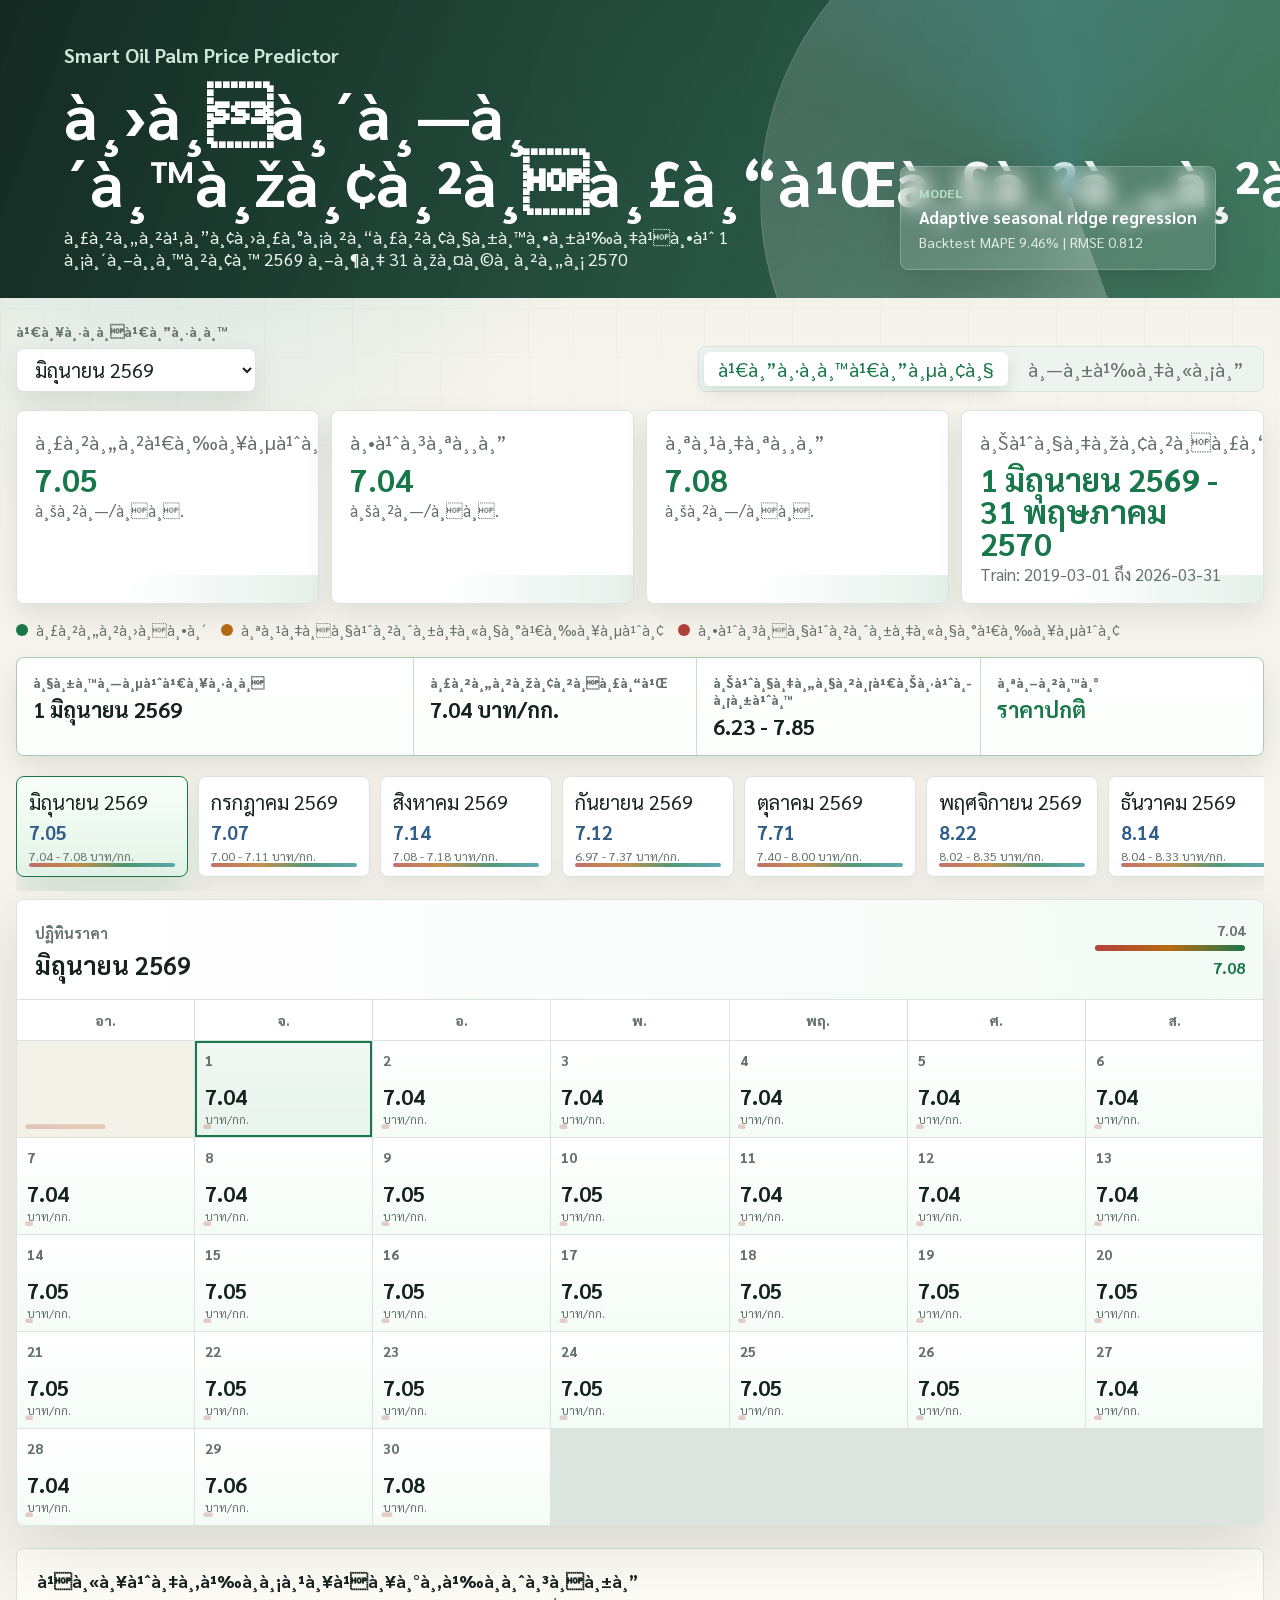
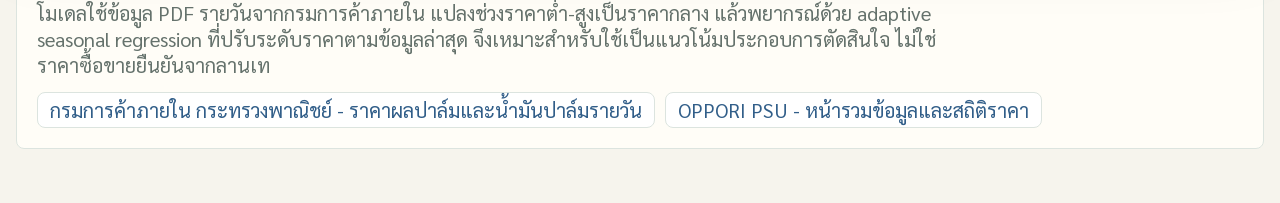
<file: index.html>
﻿<!doctype html>
<html lang="th">
  <head>
    <meta charset="utf-8" />
    <meta name="viewport" content="width=device-width, initial-scale=1" />
    <title>Smart Oil Palm Price Calendar</title>
    <link rel="stylesheet" href="styles.css" />
  </head>
  <body>
    <header class="app-header">
      <div class="brand-block">
        <p class="eyebrow">Smart Oil Palm Price Predictor</p>
        <h1>à¸›à¸à¸´à¸—à¸´à¸™à¸žà¸¢à¸²à¸à¸£à¸“à¹Œà¸£à¸²à¸„à¸²à¸›à¸²à¸¥à¹Œà¸¡à¸™à¹‰à¸³à¸¡à¸±à¸™</h1>
        <p class="subhead">
          à¸£à¸²à¸„à¸²à¹‚à¸”à¸¢à¸›à¸£à¸°à¸¡à¸²à¸“à¸£à¸²à¸¢à¸§à¸±à¸™à¸•à¸±à¹‰à¸‡à¹à¸•à¹ˆ 1 à¸¡à¸´à¸–à¸¸à¸™à¸²à¸¢à¸™ 2569 à¸–à¸¶à¸‡ 31 à¸žà¸¤à¸©à¸ à¸²à¸„à¸¡ 2570
        </p>
      </div>
      <div class="model-card" aria-live="polite">
        <span class="model-label">Model</span>
        <strong id="modelName">à¸à¸³à¸¥à¸±à¸‡à¹‚à¸«à¸¥à¸”</strong>
        <span id="modelMetric">à¸à¸³à¸¥à¸±à¸‡à¸­à¹ˆà¸²à¸™à¸‚à¹‰à¸­à¸¡à¸¹à¸¥</span>
      </div>
    </header>

    <main class="shell">
      <section class="toolbar" aria-label="à¸•à¸±à¸§à¸à¸£à¸­à¸‡à¹€à¸”à¸·à¸­à¸™">
        <div>
          <label for="monthSelect">à¹€à¸¥à¸·à¸­à¸à¹€à¸”à¸·à¸­à¸™</label>
          <select id="monthSelect"></select>
        </div>
        <div class="view-toggle" role="group" aria-label="à¸£à¸¹à¸›à¹à¸šà¸šà¸à¸²à¸£à¹à¸ªà¸”à¸‡à¸œà¸¥">
          <button class="toggle-button active" type="button" data-view="single">à¹€à¸”à¸·à¸­à¸™à¹€à¸”à¸µà¸¢à¸§</button>
          <button class="toggle-button" type="button" data-view="all">à¸—à¸±à¹‰à¸‡à¸«à¸¡à¸”</button>
        </div>
      </section>

      <section class="summary-grid" aria-label="à¸ªà¸£à¸¸à¸›à¹€à¸”à¸·à¸­à¸™à¸—à¸µà¹ˆà¹€à¸¥à¸·à¸­à¸">
        <article class="stat-panel">
          <span>à¸£à¸²à¸„à¸²à¹€à¸‰à¸¥à¸µà¹ˆà¸¢</span>
          <strong id="avgPrice">-</strong>
          <small>à¸šà¸²à¸—/à¸à¸.</small>
        </article>
        <article class="stat-panel">
          <span>à¸•à¹ˆà¸³à¸ªà¸¸à¸”</span>
          <strong id="minPrice">-</strong>
          <small>à¸šà¸²à¸—/à¸à¸.</small>
        </article>
        <article class="stat-panel">
          <span>à¸ªà¸¹à¸‡à¸ªà¸¸à¸”</span>
          <strong id="maxPrice">-</strong>
          <small>à¸šà¸²à¸—/à¸à¸.</small>
        </article>
        <article class="stat-panel">
          <span>à¸Šà¹ˆà¸§à¸‡à¸žà¸¢à¸²à¸à¸£à¸“à¹Œ</span>
          <strong id="forecastRange">-</strong>
          <small id="trainingRange">-</small>
        </article>
      </section>

      <section class="legend" aria-label="à¸„à¸³à¸­à¸˜à¸´à¸šà¸²à¸¢à¸ªà¸µ">
        <span><i class="dot stable"></i>à¸£à¸²à¸„à¸²à¸›à¸à¸•à¸´</span>
        <span><i class="dot high"></i>à¸ªà¸¹à¸‡à¸à¸§à¹ˆà¸²à¸ˆà¸±à¸‡à¸«à¸§à¸°à¹€à¸‰à¸¥à¸µà¹ˆà¸¢</span>
        <span><i class="dot low"></i>à¸•à¹ˆà¸³à¸à¸§à¹ˆà¸²à¸ˆà¸±à¸‡à¸«à¸§à¸°à¹€à¸‰à¸¥à¸µà¹ˆà¸¢</span>
      </section>

      <section id="dayInsight" class="day-insight" aria-live="polite">
        <div>
          <span class="insight-label">à¸§à¸±à¸™à¸—à¸µà¹ˆà¹€à¸¥à¸·à¸­à¸</span>
          <strong id="insightDate">à¹€à¸¥à¸·à¸­à¸à¸§à¸±à¸™à¸—à¸µà¹ˆà¸šà¸™à¸›à¸à¸´à¸—à¸´à¸™</strong>
        </div>
        <div>
          <span class="insight-label">à¸£à¸²à¸„à¸²à¸žà¸¢à¸²à¸à¸£à¸“à¹Œ</span>
          <strong id="insightPrice">-</strong>
        </div>
        <div>
          <span class="insight-label">à¸Šà¹ˆà¸§à¸‡à¸„à¸§à¸²à¸¡à¹€à¸Šà¸·à¹ˆà¸­à¸¡à¸±à¹ˆà¸™</span>
          <strong id="insightRange">-</strong>
        </div>
        <div>
          <span class="insight-label">à¸ªà¸–à¸²à¸™à¸°</span>
          <strong id="insightSignal">-</strong>
        </div>
      </section>

      <section id="calendarMount" class="calendar-mount" aria-live="polite"></section>

      <section class="source-panel">
        <h2>à¹à¸«à¸¥à¹ˆà¸‡à¸‚à¹‰à¸­à¸¡à¸¹à¸¥à¹à¸¥à¸°à¸‚à¹‰à¸­à¸ˆà¸³à¸à¸±à¸”</h2>
        <p id="sourceText"></p>
        <div id="sourceLinks" class="source-links"></div>
      </section>
    </main>

    <script src="predictions_2569_2570.js"></script>
    <script src="app.js"></script>
  </body>
</html>
</file>
<file: styles.css>
@import url("https://fonts.googleapis.com/css2?family=Sarabun:wght@300;400;500;600;700;800&display=swap");

:root {
  --ink: #15221d;
  --muted: #65726c;
  --paper: #f6f4ed;
  --panel: #ffffff;
  --line: #dce4df;
  --green: #19784b;
  --green-soft: #e3f3e8;
  --amber: #b56b13;
  --amber-soft: #fff0cf;
  --red: #b3403a;
  --red-soft: #ffe2dc;
  --blue: #315e89;
  --cyan: #2a8f9d;
  --shadow: 0 24px 70px rgba(25, 39, 33, 0.14);
  --soft-shadow: 0 12px 28px rgba(24, 48, 35, 0.1);
  --ease: cubic-bezier(0.2, 0.8, 0.2, 1);
  --font-main: "TH Sarabun New", "TH SarabunPSK", "Sarabun", "Angsana New", "Leelawadee UI", sans-serif;
}

* {
  box-sizing: border-box;
}

html,
body,
button,
input,
select,
textarea {
  font-family: var(--font-main) !important;
}

body * {
  font-family: inherit;
}

body {
  margin: 0;
  background:
    radial-gradient(circle at 14% 8%, rgba(42, 143, 157, 0.14), transparent 26rem),
    linear-gradient(180deg, rgba(25, 120, 75, 0.09), transparent 360px),
    var(--paper);
  color: var(--ink);
  font-size: 20px;
}

body::before {
  position: fixed;
  inset: 0;
  z-index: -1;
  background-image:
    linear-gradient(rgba(21, 34, 29, 0.035) 1px, transparent 1px),
    linear-gradient(90deg, rgba(21, 34, 29, 0.035) 1px, transparent 1px);
  background-size: 44px 44px;
  content: "";
  mask-image: linear-gradient(180deg, #000 0, transparent 70%);
}

button,
select {
  font: inherit;
}

.app-header {
  position: relative;
  display: grid;
  grid-template-columns: minmax(0, 1fr) auto;
  gap: 24px;
  align-items: end;
  min-height: 260px;
  padding: 42px clamp(18px, 5vw, 70px) 28px;
  background:
    linear-gradient(110deg, rgba(12, 34, 27, 0.96), rgba(21, 92, 63, 0.86)),
    repeating-linear-gradient(135deg, rgba(255, 255, 255, 0.08) 0 2px, transparent 2px 22px);
  color: #fff;
  overflow: hidden;
}

.app-header::after {
  position: absolute;
  right: -8vw;
  bottom: -210px;
  width: min(620px, 70vw);
  height: min(620px, 70vw);
  border: 1px solid rgba(255, 255, 255, 0.14);
  border-radius: 50%;
  background:
    linear-gradient(135deg, rgba(255, 255, 255, 0.18), transparent),
    conic-gradient(from 160deg, rgba(255, 255, 255, 0.22), transparent 36%, rgba(42, 143, 157, 0.25), transparent 72%);
  content: "";
  pointer-events: none;
}

.brand-block {
  max-width: 860px;
}

.eyebrow {
  margin: 0 0 12px;
  color: #cfe7d7;
  font-weight: 700;
  letter-spacing: 0;
}

h1,
h2,
p {
  margin-top: 0;
}

h1 {
  margin-bottom: 12px;
  font-size: clamp(2rem, 5vw, 4.6rem);
  line-height: 1.05;
  letter-spacing: 0;
}

.subhead {
  max-width: 700px;
  margin-bottom: 0;
  color: #edf7ef;
  font-size: 1.08rem;
}

.model-card {
  position: relative;
  display: grid;
  gap: 5px;
  min-width: 260px;
  padding: 18px;
  border: 1px solid rgba(255, 255, 255, 0.2);
  border-radius: 8px;
  background: rgba(255, 255, 255, 0.12);
  backdrop-filter: blur(10px);
  box-shadow: 0 20px 50px rgba(0, 0, 0, 0.18);
  animation: riseIn 700ms var(--ease) both;
}

.model-card strong {
  font-size: 1.05rem;
}

.model-card span:last-child {
  color: #d9e8df;
  font-size: 0.9rem;
}

.model-label {
  color: #a8dac0;
  font-size: 0.78rem;
  font-weight: 800;
  text-transform: uppercase;
}

.shell {
  width: min(1360px, calc(100% - 32px));
  margin: 0 auto;
  padding: 24px 0 54px;
}

.toolbar {
  display: flex;
  flex-wrap: wrap;
  gap: 16px;
  align-items: end;
  justify-content: space-between;
  margin-bottom: 18px;
  animation: riseIn 520ms var(--ease) both;
}

label {
  display: block;
  margin-bottom: 8px;
  color: var(--muted);
  font-size: 0.9rem;
  font-weight: 700;
}

select {
  min-width: 240px;
  height: 44px;
  padding: 0 14px;
  border: 1px solid var(--line);
  border-radius: 8px;
  background: var(--panel);
  color: var(--ink);
  box-shadow: var(--soft-shadow);
  transition:
    border-color 180ms var(--ease),
    box-shadow 180ms var(--ease),
    transform 180ms var(--ease);
}

select:focus {
  border-color: var(--green);
  box-shadow: 0 0 0 4px rgba(25, 120, 75, 0.14);
  outline: 0;
}

.view-toggle {
  display: flex;
  gap: 6px;
  padding: 5px;
  border: 1px solid var(--line);
  border-radius: 8px;
  background: #edf4ef;
}

.toggle-button {
  min-height: 34px;
  padding: 0 14px;
  border: 0;
  border-radius: 6px;
  background: transparent;
  color: var(--muted);
  cursor: pointer;
  transition:
    background 180ms var(--ease),
    color 180ms var(--ease),
    transform 180ms var(--ease);
}

.toggle-button:hover {
  transform: translateY(-1px);
}

.toggle-button.active {
  background: var(--panel);
  color: var(--green);
  box-shadow: 0 6px 16px rgba(35, 66, 48, 0.12);
}

.summary-grid {
  display: grid;
  grid-template-columns: repeat(4, minmax(0, 1fr));
  gap: 12px;
  margin-bottom: 16px;
}

.stat-panel {
  position: relative;
  padding: 18px;
  border: 1px solid var(--line);
  border-radius: 8px;
  background: var(--panel);
  box-shadow: var(--soft-shadow);
  overflow: hidden;
  animation: riseIn 600ms var(--ease) both;
}

.stat-panel::after {
  position: absolute;
  inset: auto -10% -42px 35%;
  height: 70px;
  border-radius: 999px;
  background: linear-gradient(90deg, transparent, rgba(25, 120, 75, 0.13));
  content: "";
}

.stat-panel span,
.stat-panel small {
  display: block;
  color: var(--muted);
}

.stat-panel strong {
  display: block;
  margin: 8px 0 4px;
  color: var(--green);
  font-size: clamp(1.35rem, 3vw, 2rem);
  line-height: 1;
}

.legend {
  display: flex;
  flex-wrap: wrap;
  gap: 14px;
  align-items: center;
  margin: 10px 0 18px;
  color: var(--muted);
  font-size: 0.92rem;
}

.legend span {
  display: inline-flex;
  gap: 8px;
  align-items: center;
}

.day-insight {
  display: grid;
  grid-template-columns: 1.4fr repeat(3, minmax(0, 1fr));
  gap: 1px;
  margin: 0 0 18px;
  border: 1px solid rgba(25, 120, 75, 0.2);
  border-radius: 8px;
  background: rgba(25, 120, 75, 0.18);
  box-shadow: var(--soft-shadow);
  overflow: hidden;
  animation: riseIn 700ms var(--ease) both;
}

.day-insight > div {
  min-width: 0;
  padding: 16px;
  background:
    linear-gradient(180deg, rgba(255, 255, 255, 0.96), rgba(251, 255, 251, 0.92)),
    var(--panel);
}

.insight-label {
  display: block;
  margin-bottom: 6px;
  color: var(--muted);
  font-size: 0.82rem;
  font-weight: 800;
}

.day-insight strong {
  display: block;
  color: var(--ink);
  font-size: clamp(1rem, 2vw, 1.35rem);
  line-height: 1.15;
  overflow-wrap: anywhere;
}

.signal-text.high {
  color: var(--amber);
}

.signal-text.low {
  color: var(--red);
}

.signal-text.stable {
  color: var(--green);
}

.dot {
  width: 12px;
  height: 12px;
  border-radius: 50%;
}

.dot.stable {
  background: var(--green);
}

.dot.high {
  background: var(--amber);
}

.dot.low {
  background: var(--red);
}

.month-rail {
  display: grid;
  grid-auto-columns: minmax(172px, 1fr);
  grid-auto-flow: column;
  gap: 10px;
  overflow-x: auto;
  padding: 2px 2px 14px;
  scroll-snap-type: x proximity;
  scrollbar-color: rgba(25, 120, 75, 0.45) transparent;
}

.month-chip {
  position: relative;
  display: grid;
  gap: 4px;
  min-height: 88px;
  padding: 12px;
  border: 1px solid var(--line);
  border-radius: 8px;
  background: var(--panel);
  color: var(--ink);
  text-align: left;
  cursor: pointer;
  scroll-snap-align: start;
  box-shadow: 0 6px 18px rgba(25, 39, 33, 0.07);
  transition:
    transform 220ms var(--ease),
    box-shadow 220ms var(--ease),
    border-color 220ms var(--ease),
    background 220ms var(--ease);
  overflow: hidden;
}

.month-chip::after {
  position: absolute;
  inset: auto 12px 9px;
  height: 4px;
  border-radius: 999px;
  background: linear-gradient(90deg, var(--red), var(--amber), var(--green), var(--cyan));
  content: "";
  opacity: 0.75;
}

.month-chip:hover {
  border-color: rgba(25, 120, 75, 0.42);
  box-shadow: 0 12px 26px rgba(25, 39, 33, 0.12);
}

.month-chip strong {
  color: var(--blue);
  font-size: 1.2rem;
}

.month-chip small {
  color: var(--muted);
  font-size: 0.78rem;
}

.month-chip.active {
  border-color: var(--green);
  background:
    linear-gradient(180deg, #f8fff9, var(--green-soft));
  box-shadow: 0 18px 38px rgba(25, 120, 75, 0.16);
}

.single-calendar,
.all-calendars {
  margin-top: 8px;
  animation: slideFade 420ms var(--ease) both;
}

.all-calendars {
  display: grid;
  grid-template-columns: repeat(2, minmax(0, 1fr));
  gap: 18px;
}

.month-calendar {
  position: relative;
  border: 1px solid var(--line);
  border-radius: 8px;
  background: var(--panel);
  box-shadow: var(--shadow);
  overflow: hidden;
  transform-origin: top center;
  animation: riseIn 520ms var(--ease) both;
}

.month-header {
  display: flex;
  gap: 20px;
  align-items: center;
  justify-content: space-between;
  padding: 18px;
  border-bottom: 1px solid var(--line);
  background:
    linear-gradient(90deg, rgba(255, 255, 255, 0.98), rgba(244, 250, 246, 0.92)),
    radial-gradient(circle at 85% 0%, rgba(42, 143, 157, 0.12), transparent 40%);
}

.month-header span {
  color: var(--muted);
  font-size: 0.9rem;
  font-weight: 700;
}

.month-header h2 {
  margin: 5px 0 0;
  font-size: 1.55rem;
}

.month-range {
  display: grid;
  min-width: 150px;
  color: var(--muted);
  font-size: 0.9rem;
  text-align: right;
}

.month-range i {
  display: block;
  height: 6px;
  margin: 6px 0;
  border-radius: 999px;
  background: linear-gradient(90deg, var(--red), var(--amber), var(--green));
}

.month-range strong {
  color: var(--green);
  font-size: 1rem;
}

.calendar-grid {
  display: grid;
  grid-template-columns: repeat(7, minmax(0, 1fr));
  gap: 1px;
  background: var(--line);
}

.weekday,
.day-cell {
  min-width: 0;
  background: var(--panel);
}

.weekday {
  padding: 11px 6px;
  color: var(--muted);
  font-size: 0.86rem;
  font-weight: 800;
  text-align: center;
}

.day-cell {
  position: relative;
  display: grid;
  grid-template-rows: auto 1fr auto;
  gap: 4px;
  min-height: 96px;
  padding: 10px;
  border: 0;
  color: var(--ink);
  text-align: left;
  isolation: isolate;
  opacity: 0;
  animation: cellFade 260ms var(--ease) forwards;
  animation-delay: var(--stagger, 0ms);
  transition:
    box-shadow 190ms var(--ease),
    outline-color 190ms var(--ease),
    background 190ms var(--ease);
  overflow: hidden;
}

.day-cell::before {
  position: absolute;
  inset: auto 8px 8px;
  z-index: -1;
  height: 5px;
  border-radius: 999px;
  background: linear-gradient(90deg, var(--red), var(--amber), var(--green));
  content: "";
  opacity: 0.26;
  clip-path: inset(0 calc(100% - var(--heat, 50%)) 0 0 round 999px);
}

.day-cell:not(.blank) {
  cursor: pointer;
}

.day-cell:not(.blank):hover {
  z-index: 2;
  box-shadow: inset 0 0 0 999px rgba(49, 94, 137, 0.045);
  outline: 2px solid rgba(49, 94, 137, 0.45);
  outline-offset: -2px;
}

.day-cell.selected {
  z-index: 3;
  outline: 2px solid var(--green);
  outline-offset: -2px;
  box-shadow: inset 0 0 0 999px rgba(25, 120, 75, 0.06);
}

.day-cell.blank {
  background: #f4f1e9;
  animation: none;
  opacity: 1;
  transform: none;
}

.day-number {
  color: var(--muted);
  font-size: 0.86rem;
  font-weight: 800;
}

.day-cell strong {
  align-self: end;
  font-size: clamp(1rem, 2vw, 1.35rem);
  line-height: 1;
  overflow-wrap: anywhere;
}

.day-cell small {
  color: var(--muted);
  font-size: 0.74rem;
}

.day-cell.stable {
  background:
    linear-gradient(180deg, rgba(255, 255, 255, 0.94), rgba(244, 252, 246, 0.96)),
    #fbfffb;
}

.day-cell.high {
  background:
    linear-gradient(180deg, rgba(255, 252, 241, 0.96), rgba(255, 240, 207, 0.92)),
    var(--amber-soft);
}

.day-cell.high strong {
  color: var(--amber);
}

.day-cell.low {
  background:
    linear-gradient(180deg, rgba(255, 248, 246, 0.96), rgba(255, 226, 220, 0.92)),
    var(--red-soft);
}

.day-cell.low strong {
  color: var(--red);
}

.source-panel {
  margin-top: 22px;
  padding: 20px;
  border: 1px solid var(--line);
  border-radius: 8px;
  background: #fffdf7;
}

.source-panel h2 {
  margin-bottom: 8px;
  font-size: 1.1rem;
}

.source-panel p {
  max-width: 920px;
  margin-bottom: 14px;
  color: var(--muted);
}

.source-links {
  display: flex;
  flex-wrap: wrap;
  gap: 10px;
}

.source-links a {
  display: inline-flex;
  min-height: 36px;
  align-items: center;
  padding: 0 12px;
  border: 1px solid var(--line);
  border-radius: 8px;
  background: var(--panel);
  color: var(--blue);
  text-decoration: none;
  transition:
    transform 180ms var(--ease),
    border-color 180ms var(--ease),
    box-shadow 180ms var(--ease);
}

.source-links a:hover {
  border-color: rgba(49, 94, 137, 0.45);
  box-shadow: var(--soft-shadow);
  transform: translateY(-2px);
}

.error-box {
  padding: 16px;
  border: 1px solid var(--red);
  border-radius: 8px;
  background: var(--red-soft);
  color: var(--red);
}

.calendar-mount {
  transition: opacity 180ms var(--ease);
}

.calendar-mount.is-switching {
  opacity: 0.32;
}

@keyframes riseIn {
  from {
    opacity: 0;
    transform: translateY(18px);
  }
  to {
    opacity: 1;
    transform: translateY(0);
  }
}

@keyframes slideFade {
  from {
    opacity: 0;
    transform: translateY(12px);
  }
  to {
    opacity: 1;
    transform: translateY(0);
  }
}

@keyframes cellFade {
  to {
    opacity: 1;
    transform: none;
  }
}

@media (prefers-reduced-motion: reduce) {
  *,
  *::before,
  *::after {
    animation-duration: 1ms !important;
    animation-iteration-count: 1 !important;
    scroll-behavior: auto !important;
    transition-duration: 1ms !important;
  }
}

@media (max-width: 980px) {
  .app-header {
    grid-template-columns: 1fr;
  }

  .summary-grid,
  .all-calendars,
  .day-insight {
    grid-template-columns: repeat(2, minmax(0, 1fr));
  }
}

@media (max-width: 640px) {
  .app-header {
    min-height: 0;
    padding-top: 30px;
  }

  .toolbar {
    align-items: stretch;
  }

  .toolbar > div,
  select,
  .view-toggle {
    width: 100%;
  }

  .summary-grid,
  .all-calendars,
  .day-insight {
    grid-template-columns: 1fr;
  }

  .month-header {
    align-items: flex-start;
    flex-direction: column;
  }

  .month-range {
    width: 100%;
    text-align: left;
  }

  .day-cell {
    min-height: 82px;
    padding: 8px;
  }
}
</file>
